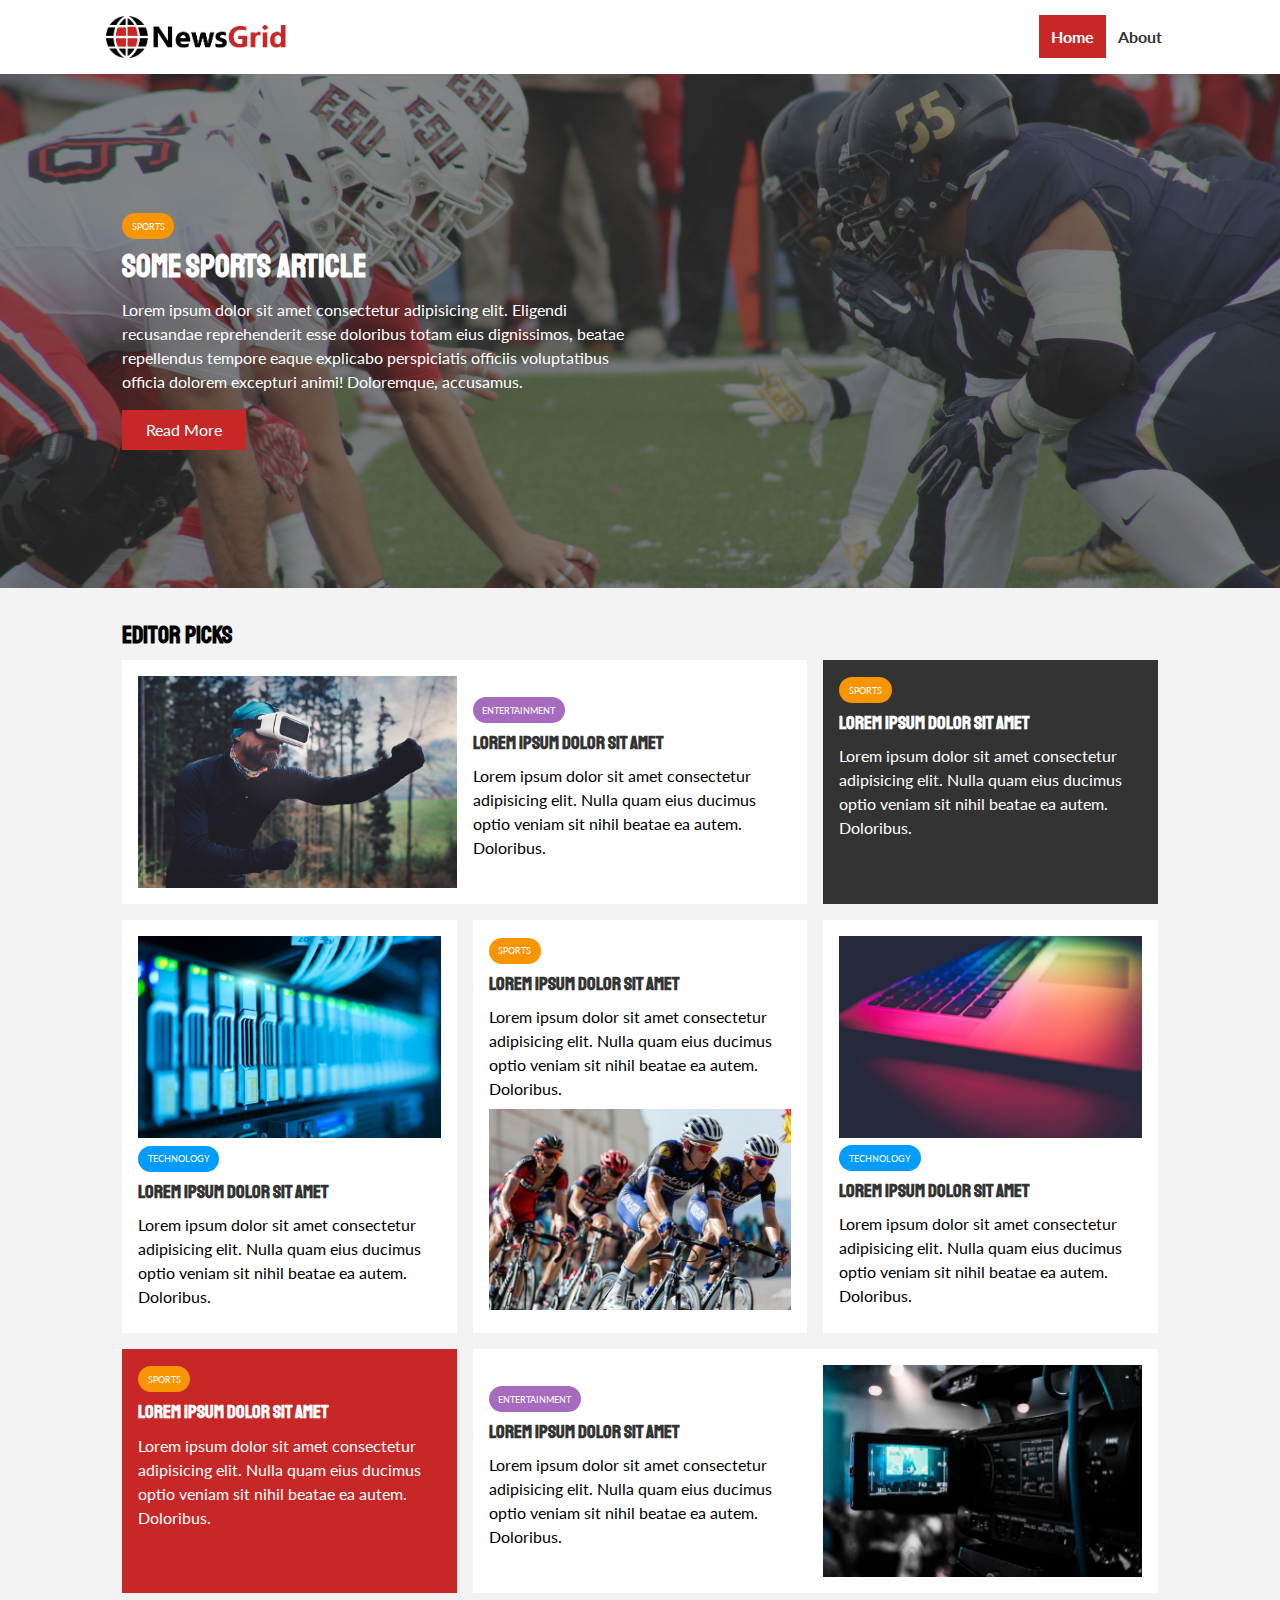
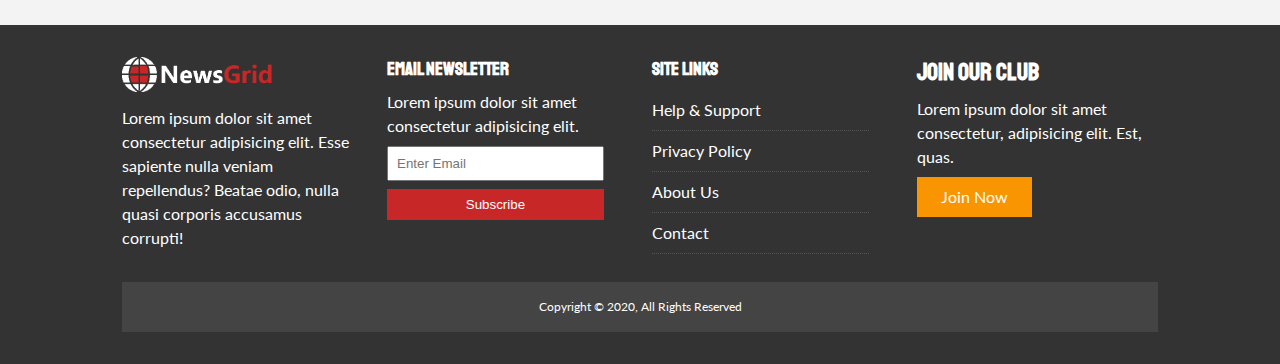
<file: index.html>
<!DOCTYPE html>
<html lang="en">
<head>
  <meta charset="UTF-8">
  <meta name="viewport" content="width=device-width, initial-scale=1.0">
  <link rel="stylesheet" href="https://use.fontawesome.com/releases/v5.6.3/css/all.css" integrity="sha384-UHRtZLI+pbxtHCWp1t77Bi1L4ZtiqrqD80Kn4Z8NTSRyMA2Fd33n5dQ8lWUE00s/" crossorigin="anonymous">
  <link href="https://fonts.googleapis.com/css?family=Lato|Staatliches" rel="stylesheet">
  <link rel="stylesheet" href="css/style.css">
  <link rel="stylesheet" media="screen and (max-width: 768px)" href="css/mobile.css">
  <link rel="shortcut icon" type="image/x-ixon" href="favicon.ico">
  <title>NewsGrid | Latest News</title>
</head>
<body>
  <nav id="main-nav">
    <div class="container">
      <img src="img/logo.png" alt="NewsGrid" class="logo">
      <div class="social">
        <a href="http://facebok.com" target="_blank"><i class="fab fa-facebook fa-2x"></i></a>
        <a href="http://twitter.com" target="_blank"><i class="fab fa-twitter fa-2x"></i></a>
        <a href="http://instagram.com" target="_blank"><i class="fab fa-instagram fa-2x"></i></a>
        <a href="http://youtube.com" target="_blank"><i class="fab fa-youtube fa-2x"></i></a>
      </div>
      <ul>
        <li><a class="current" href="index.html">Home</a></li>
        <li><a href="about.html">About</a></li>
      </ul>
    </div>
  </nav>

  <!-- showcase -->
  <header id="showcase">
    <div class="container">
      <div class="showcase-container">
        <div class="showcase-content">
          <div class="category category-sports">Sports</div>
          <h1>Some Sports Article</h1>
          <p>Lorem ipsum dolor sit amet consectetur adipisicing elit. Eligendi recusandae reprehenderit esse doloribus totam eius dignissimos, beatae repellendus tempore eaque explicabo perspiciatis officiis voluptatibus officia dolorem excepturi animi! Doloremque, accusamus.</p>
          <a href="article.html" class="btn btn-primary">Read More</a>
        </div>
      </div>
    </div>
  </header>

  <!-- Home -->
  <section id="home-articles" class="py-2">
    <div class="container">
        <h2>Editor Picks</h2>
        <div class="articles-container">
          <article class="card">
            <img src="img/articles/ent1.jpg" alt="">
            <div>
              <div class="category category-ent">Entertainment</div>
              <h3>
                <a href="article.html">Lorem ipsum dolor sit amet</a>
              </h3>
              <p>Lorem ipsum dolor sit amet consectetur adipisicing elit. Nulla quam eius ducimus optio veniam sit nihil beatae ea autem. Doloribus.</p>
            </div>
          </article>
          <article class="card bg-dark">
            <div class="category category-sports">Sports</div>
            <h3>
              <a href="article.html">Lorem ipsum dolor sit amet</a>
            </h3>
            <p>Lorem ipsum dolor sit amet consectetur adipisicing elit. Nulla quam eius ducimus optio veniam sit nihil beatae ea autem. Doloribus.</p>
          </article>
          <article class="card">
            <img src="img/articles/tech1.jpg" alt="">
            <div class="category category-tech">Technology</div>
            <h3>
              <a href="article.html">Lorem ipsum dolor sit amet</a>
            </h3>
            <p>Lorem ipsum dolor sit amet consectetur adipisicing elit. Nulla quam eius ducimus optio veniam sit nihil beatae ea autem. Doloribus.</p>
          </article>
          <article class="card">
            <div class="category category-sports">Sports</div>
            <h3>
              <a href="article.html">Lorem ipsum dolor sit amet</a>
            </h3>
            <p>Lorem ipsum dolor sit amet consectetur adipisicing elit. Nulla quam eius ducimus optio veniam sit nihil beatae ea autem. Doloribus.</p>
            <img src="img/articles/sports1.jpg" alt="">
          </article>
          <article class="card">
            <img src="img/articles/tech2.jpg" alt="">
            <div class="category category-tech">Technology</div>
            <h3>
              <a href="article.html">Lorem ipsum dolor sit amet</a>
            </h3>
            <p>Lorem ipsum dolor sit amet consectetur adipisicing elit. Nulla quam eius ducimus optio veniam sit nihil beatae ea autem. Doloribus.</p>
          </article>
          <article class="card bg-primary">
            <div class="category category-sports">Sports</div>
            <h3>
              <a href="article.html">Lorem ipsum dolor sit amet</a>
            </h3>
            <p>Lorem ipsum dolor sit amet consectetur adipisicing elit. Nulla quam eius ducimus optio veniam sit nihil beatae ea autem. Doloribus.</p>
          </article>
          <article class="card">
            <div>
              <div class="category category-ent">Entertainment</div>
              <h3>
                <a href="article.html">Lorem ipsum dolor sit amet</a>
              </h3>
              <p>Lorem ipsum dolor sit amet consectetur adipisicing elit. Nulla quam eius ducimus optio veniam sit nihil beatae ea autem. Doloribus.</p>
            </div>
            <img src="img/articles/ent2.jpg" alt="">
          </article>
        </div>
    </div>
  </section>

  <!-- footer -->
  <div id="main-footer" class="py-2">
    <div class="container footer-container">
      <div>
        <img src="img/logo_light.png" alt="NewsGrid">
        <p>Lorem ipsum dolor sit amet consectetur adipisicing elit. Esse sapiente nulla veniam repellendus? Beatae odio, nulla quasi corporis accusamus corrupti!</p>
      </div>
      <div>
        <h3>Email Newsletter</h3>
        <p>Lorem ipsum dolor sit amet consectetur adipisicing elit.</p>
        <form>
          <input type="email" placeholder="Enter Email">
          <input type="submit" value="Subscribe" class="btn btn-primary">
        </form>
      </div>
      <div>
        <h3>Site Links</h3>
        <ul class="list">
          <li><a href="#">Help & Support</a></li>
          <li><a href="#">Privacy Policy</a></li>
          <li><a href="#">About Us</a></li>
          <li><a href="#">Contact</a></li>
        </ul>
      </div>

      <div>
        <h2>Join Our Club</h2>
        <p>Lorem ipsum dolor sit amet consectetur, adipisicing elit. Est, quas.</p>
        <a href="#" class="btn btn-secondary">Join Now</a>
      </div>
      <div>
        <p>
          Copyright &copy; 2020, All Rights Reserved
        </p>
      </div>

    </div>
  </div>
</body>
</html>
</file>
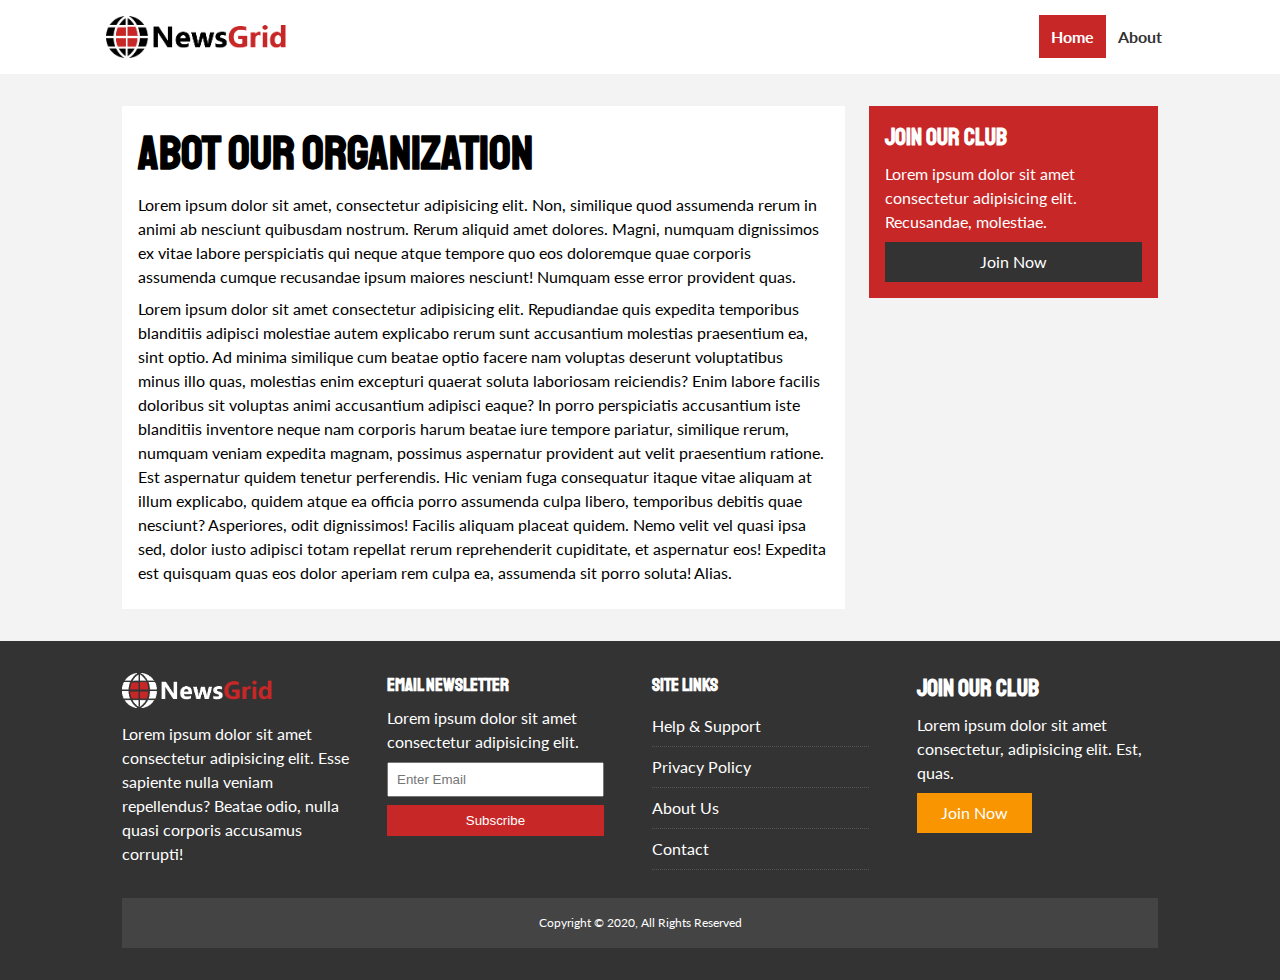
<file: about.html>
<!DOCTYPE html>
<html lang="en">
<head>
  <meta charset="UTF-8">
  <meta name="viewport" content="width=device-width, initial-scale=1.0">
  <link rel="stylesheet" href="https://use.fontawesome.com/releases/v5.6.3/css/all.css" integrity="sha384-UHRtZLI+pbxtHCWp1t77Bi1L4ZtiqrqD80Kn4Z8NTSRyMA2Fd33n5dQ8lWUE00s/" crossorigin="anonymous">
  <link href="https://fonts.googleapis.com/css?family=Lato|Staatliches" rel="stylesheet">
  <link rel="stylesheet" href="css/style.css">
  <link rel="stylesheet" media="screen and (max-width: 768px)" href="css/mobile.css">
  <link rel="shortcut icon" type="image/x-ixon" href="favicon.ico">
  <title>NewsGrid | About</title>
</head>
<body>
  <nav id="main-nav">
    <div class="container">
      <img src="img/logo.png" alt="NewsGrid" class="logo">
      <div class="social">
        <a href="http://facebok.com" target="_blank"><i class="fab fa-facebook fa-2x"></i></a>
        <a href="http://twitter.com" target="_blank"><i class="fab fa-twitter fa-2x"></i></a>
        <a href="http://instagram.com" target="_blank"><i class="fab fa-instagram fa-2x"></i></a>
        <a href="http://youtube.com" target="_blank"><i class="fab fa-youtube fa-2x"></i></a>
      </div>
      <ul>
        <li><a class="current" href="index.html">Home</a></li>
        <li><a href="about.html">About</a></li>
      </ul>
    </div>
  </nav>

 <section id="about">
   <div class="container">
     <div class="page-container">
       <article class="card">
         <h1 class="l-heading">Abot Our Organization</h1>
         <p>Lorem ipsum dolor sit amet, consectetur adipisicing elit. Non, similique quod assumenda rerum in animi ab nesciunt quibusdam nostrum. Rerum aliquid amet dolores. Magni, numquam dignissimos ex vitae labore perspiciatis qui neque atque tempore quo eos doloremque quae corporis assumenda cumque recusandae ipsum maiores nesciunt! Numquam esse error provident quas.</p>
         <p>Lorem ipsum dolor sit amet consectetur adipisicing elit. Repudiandae quis expedita temporibus blanditiis adipisci molestiae autem explicabo rerum sunt accusantium molestias praesentium ea, sint optio. Ad minima similique cum beatae optio facere nam voluptas deserunt voluptatibus minus illo quas, molestias enim excepturi quaerat soluta laboriosam reiciendis? Enim labore facilis doloribus sit voluptas animi accusantium adipisci eaque? In porro perspiciatis accusantium iste blanditiis inventore neque nam corporis harum beatae iure tempore pariatur, similique rerum, numquam veniam expedita magnam, possimus aspernatur provident aut velit praesentium ratione. Est aspernatur quidem tenetur perferendis. Hic veniam fuga consequatur itaque vitae aliquam at illum explicabo, quidem atque ea officia porro assumenda culpa libero, temporibus debitis quae nesciunt? Asperiores, odit dignissimos! Facilis aliquam placeat quidem. Nemo velit vel quasi ipsa sed, dolor iusto adipisci totam repellat rerum reprehenderit cupiditate, et aspernatur eos! Expedita est quisquam quas eos dolor aperiam rem culpa ea, assumenda sit porro soluta! Alias.</p>
       </article>
       <aside class="card bg-primary">
        <h2>Join Our Club</h2>
        <p>Lorem ipsum dolor sit amet consectetur adipisicing elit. Recusandae, molestiae.</p>
        <a href="#" class="btn btn-dark btn-block">Join Now</a>
       </aside>
     </div>
   </div>
 </section>

  <!-- footer -->
  <div id="main-footer" class="py-2">
    <div class="container footer-container">
      <div>
        <img src="img/logo_light.png" alt="NewsGrid">
        <p>Lorem ipsum dolor sit amet consectetur adipisicing elit. Esse sapiente nulla veniam repellendus? Beatae odio, nulla quasi corporis accusamus corrupti!</p>
      </div>
      <div>
        <h3>Email Newsletter</h3>
        <p>Lorem ipsum dolor sit amet consectetur adipisicing elit.</p>
        <form>
          <input type="email" placeholder="Enter Email">
          <input type="submit" value="Subscribe" class="btn btn-primary">
        </form>
      </div>
      <div>
        <h3>Site Links</h3>
        <ul class="list">
          <li><a href="#">Help & Support</a></li>
          <li><a href="#">Privacy Policy</a></li>
          <li><a href="#">About Us</a></li>
          <li><a href="#">Contact</a></li>
        </ul>
      </div>

      <div>
        <h2>Join Our Club</h2>
        <p>Lorem ipsum dolor sit amet consectetur, adipisicing elit. Est, quas.</p>
        <a href="#" class="btn btn-secondary">Join Now</a>
      </div>
      <div>
        <p>
          Copyright &copy; 2020, All Rights Reserved
        </p>
      </div>

    </div>
  </div>
</body>
</html>
</file>
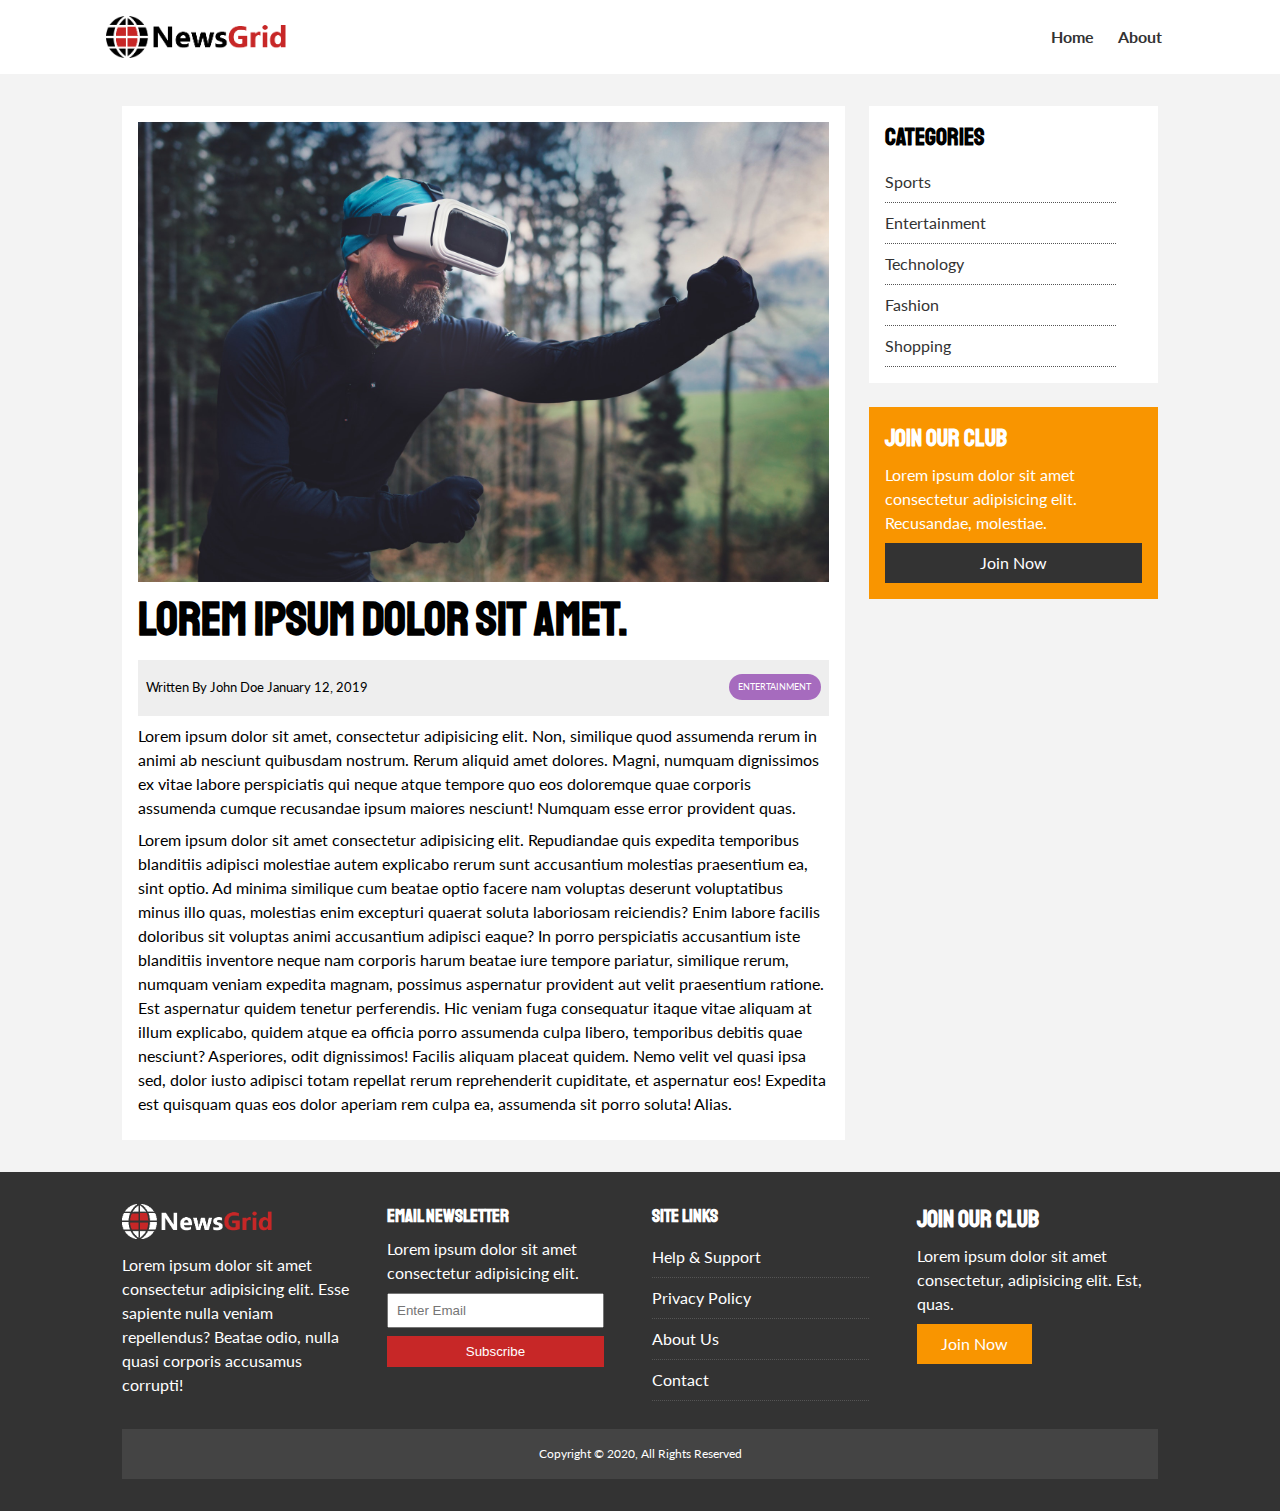
<file: article.html>
<!DOCTYPE html>
<html lang="en">
<head>
  <meta charset="UTF-8">
  <meta name="viewport" content="width=device-width, initial-scale=1.0">
  <link rel="stylesheet" href="https://use.fontawesome.com/releases/v5.6.3/css/all.css" integrity="sha384-UHRtZLI+pbxtHCWp1t77Bi1L4ZtiqrqD80Kn4Z8NTSRyMA2Fd33n5dQ8lWUE00s/" crossorigin="anonymous">
  <link href="https://fonts.googleapis.com/css?family=Lato|Staatliches" rel="stylesheet">
  <link rel="stylesheet" href="css/style.css">
  <link rel="stylesheet" media="screen and (max-width: 768px)" href="css/mobile.css">
  <link rel="shortcut icon" type="image/x-ixon" href="favicon.ico">
  <title>NewsGrid | Latest News</title>
</head>
<body>
  <nav id="main-nav">
    <div class="container">
      <img src="img/logo.png" alt="NewsGrid" class="logo">
      <div class="social">
        <a href="http://facebok.com" target="_blank"><i class="fab fa-facebook fa-2x"></i></a>
        <a href="http://twitter.com" target="_blank"><i class="fab fa-twitter fa-2x"></i></a>
        <a href="http://instagram.com" target="_blank"><i class="fab fa-instagram fa-2x"></i></a>
        <a href="http://youtube.com" target="_blank"><i class="fab fa-youtube fa-2x"></i></a>
      </div>
      <ul>
        <li><a href="index.html">Home</a></li>
        <li><a href="about.html">About</a></li>
      </ul>
    </div>
  </nav>

 <section id="article">
   <div class="container">
     <div class="page-container">
       <article class="card">
         <img src="img/articles/ent1.jpg" alt="">
         <h1 class="l-heading">Lorem ipsum dolor sit amet.</h1>
         <div class="meta">
           <small>
             <i class="fas fa-user"></i> Written By John Doe January 12, 2019
           </small>
           <div class="category category-ent">Entertainment</div>
         </div>
         <p>Lorem ipsum dolor sit amet, consectetur adipisicing elit. Non, similique quod assumenda rerum in animi ab nesciunt quibusdam nostrum. Rerum aliquid amet dolores. Magni, numquam dignissimos ex vitae labore perspiciatis qui neque atque tempore quo eos doloremque quae corporis assumenda cumque recusandae ipsum maiores nesciunt! Numquam esse error provident quas.</p>
         <p>Lorem ipsum dolor sit amet consectetur adipisicing elit. Repudiandae quis expedita temporibus blanditiis adipisci molestiae autem explicabo rerum sunt accusantium molestias praesentium ea, sint optio. Ad minima similique cum beatae optio facere nam voluptas deserunt voluptatibus minus illo quas, molestias enim excepturi quaerat soluta laboriosam reiciendis? Enim labore facilis doloribus sit voluptas animi accusantium adipisci eaque? In porro perspiciatis accusantium iste blanditiis inventore neque nam corporis harum beatae iure tempore pariatur, similique rerum, numquam veniam expedita magnam, possimus aspernatur provident aut velit praesentium ratione. Est aspernatur quidem tenetur perferendis. Hic veniam fuga consequatur itaque vitae aliquam at illum explicabo, quidem atque ea officia porro assumenda culpa libero, temporibus debitis quae nesciunt? Asperiores, odit dignissimos! Facilis aliquam placeat quidem. Nemo velit vel quasi ipsa sed, dolor iusto adipisci totam repellat rerum reprehenderit cupiditate, et aspernatur eos! Expedita est quisquam quas eos dolor aperiam rem culpa ea, assumenda sit porro soluta! Alias.</p>
       </article>

       <aside id="categories" class="card">
        <h2>Categories</h2>
        <ul class="list">
          <li><a href="#"><i class="fas fa-chevron-right"></i> Sports</a></li>
          <li><a href="#"><i class="fas fa-chevron-right"></i> Entertainment</a></li>
          <li><a href="#"><i class="fas fa-chevron-right"></i> Technology</a></li>
          <li><a href="#"><i class="fas fa-chevron-right"></i> Fashion</a></li>
          <li><a href="#"><i class="fas fa-chevron-right"></i> Shopping</a></li>
        </ul>
      </aside>

       <aside class="card bg-secondary">
        <h2>Join Our Club</h2>
        <p>Lorem ipsum dolor sit amet consectetur adipisicing elit. Recusandae, molestiae.</p>
        <a href="#" class="btn btn-dark btn-block">Join Now</a>
       </aside>
     </div>
   </div>
 </section>

  <!-- footer -->
  <div id="main-footer" class="py-2">
    <div class="container footer-container">
      <div>
        <img src="img/logo_light.png" alt="NewsGrid">
        <p>Lorem ipsum dolor sit amet consectetur adipisicing elit. Esse sapiente nulla veniam repellendus? Beatae odio, nulla quasi corporis accusamus corrupti!</p>
      </div>
      <div>
        <h3>Email Newsletter</h3>
        <p>Lorem ipsum dolor sit amet consectetur adipisicing elit.</p>
        <form>
          <input type="email" placeholder="Enter Email">
          <input type="submit" value="Subscribe" class="btn btn-primary">
        </form>
      </div>
      <div>
        <h3>Site Links</h3>
        <ul class="list">
          <li><a href="#">Help & Support</a></li>
          <li><a href="#">Privacy Policy</a></li>
          <li><a href="#">About Us</a></li>
          <li><a href="#">Contact</a></li>
        </ul>
      </div>

      <div>
        <h2>Join Our Club</h2>
        <p>Lorem ipsum dolor sit amet consectetur, adipisicing elit. Est, quas.</p>
        <a href="#" class="btn btn-secondary">Join Now</a>
      </div>
      <div>
        <p>
          Copyright &copy; 2020, All Rights Reserved
        </p>
      </div>

    </div>
  </div>
</body>
</html>
</file>
<file: css/style.css>
:root {
  --primary-color: #c72727;
  --secondary-color: #f99500;
  --light-color: #f3f3f3;
  --dark-color: #333;
  --max-width: 1100px;
}

.category {
  --sports-color: #f99500;
  --ent-color: #a66bbe;
  --tech-color: #009cff;
}

* {
  margin: 0;
  padding: 0;
  box-sizing: border-box;
}

body {
  font-family: 'Lato', sans-serif;
  line-height: 1.5;
  background: var(--light-color);
}

a {
  color: #333;
  text-decoration: none;
}

ul {
  list-style: none;
}

p {
  margin: .5rem 0;
}
img {
  width: 100%;
}

h1, h2, h3, h4, h5, h6 {
  font-family: 'Staatliches',cursive;
  margin-bottom: .55rem;
  line-height: 1.3;

}

/* Utility */
.container {
  max-width: var(--max-width);
  margin: auto;
  padding: 0 2rem;
  overflow: hidden;
}

.category {
  display: inline-block;
  color: #fff;
  font-size: 0.55rem;
  text-transform: uppercase;
  padding: 0.4rem 0.6rem;
  border-radius: 15px;
  margin-bottom: 0.5rem;
}

.category-sports { background: var(--sports-color) }
.category-ent { background: var(--ent-color) }
.category-tech { background: var(--tech-color) }

.btn {
  display: inline-block;
  border: none;
  background: var(--dark-color);
  color: #fff;
  padding: 0.5rem 1.5rem;
}

.btn-light { background: var(--light-color) }
.btn-primary { background: var(--primary-color) }
.btn-secondary { background: var(--secondary-color) }

.btn-block {
  display: block;
  width: 100%;
  text-align: center;
}

.btn:hover {
  opacity: 0.9;
}

.list li {
  padding: .5rem 0;
  border-bottom: #555 dotted 1px;
  width: 90%;
}

.list li a:hover {
  color: var(--primary-color) !important;
}

/* Inner Page grid Container */
.page-container {
  display: grid;
  grid-template-columns: 5fr 2fr;
  margin: 2rem 0;
  grid-gap: 1.5rem;
}

.page-container > *:first-child {
  grid-row: 1 / span 3;
}
/* Navigation */
#main-nav {
  background: #fff;
  position: sticky;
  top: 0;
  z-index: 2;
}

#main-nav .container {
  display: grid;
  grid-template-columns: 6fr 3fr 2fr;
  padding: 1rem;
  align-items:center;
}

#main-nav .logo {
  width: 180px;
}

#main-nav ul {
  justify-self: end;
  display: flex;
}

#main-nav ul li a {
  padding: 0.75rem;
  font-weight: bold;
}

#main-nav ul li a.current {
  background: var(--primary-color);
  color: #fff;
}

#main-nav ul li a:hover {
  background: var(--light-color);
  color: var(--dark-color);
}

#main-nav .social {
  justify-self: center;
}

#main-nav .social i {
  color: #777;
  margin-right: .5rem;
}

.category {
  display: inline-block;
  color: #fff;
  font-size: 0.55rem;
  text-transform: uppercase;
  padding: 0.4rem 0.6rem;
  border-radius: 15px;
  margin-bottom: 0.5rem;
}

.category-sports {background:var(--sports-color);}
.category-ent {background:var(--ent-color);}
.category-tech {background:var(--tech-color);}

.btn {
  display: inline-block;
  border:none;
  background: var(--dark-color);
  color: #fff;
  padding: 0.5rem 1.5rem;
}

.btn-light { background: var(--light-color) }
.btn-primary { background: var(--primary-color) }
.btn-secondary { background: var(--secondary-color) }

.btn-block {
  display: block;
  width: 100%;
  text-align: center;
}

.btn:hover {
  opacity: 0.9;
}

.card {
  background: #fff;
  padding: 1rem;
}

.bg-dark {
  background: var(--dark-color);
  color: #fff;
}
.bg-primary {
  background: var(--primary-color);
  color: #fff;
}
.bg-secondary {
  background: var(--secondary-color);
  color: #fff;
}

.bg-dark h1,
.bg-dark h2,
.bg-dark h3,
.bg-dark a,
.bg-primary h1,
.bg-primary h2,
.bg-primary h3,
.bg-primary a,
.bg-secondary h1,
.bg-secondary h2,
.bg-secondary h3,
.bg-secondary a {
  color: #fff;
}

.py-1 { padding: 1.5rem 0}
.py-2 { padding: 2rem 0}
.py-3 { padding: 3rem 0}
.p-1 {padding: 1.5rem }
.p-2 {padding: 2rem}
.p-3 {padding: 3rem}

.l-heading {
  font-size: 3rem;
}

/* showcase */
#showcase {
  color: #fff;
  background: #333;
  padding: 2rem;
  position: relative;
}

#showcase:before {
  content: '';
  background: url('../img/featured.jpg') no-repeat center center/cover;
  position: absolute;
  top: 0;
  left: 0;
  width: 100%;
  height: 100%;
  opacity: 0.4;
}

#showcase .showcase-container {
  display:grid;
  grid-template-columns: repeat(2, 1fr);
  justify-content: center;
  align-items: center;
  height: 50vh;
}

#showcase .showcase-content {
  z-index: 1;
}

#showcase .showcase-content p {
  margin-bottom: 1rem;
}

/* Home Articles */
#home-articles .articles-container {
  display: grid;
  grid-template-columns: repeat(3, 1fr);
  grid-gap: 1rem;
}

#home-articles .articles-container > *:first-child,
#home-articles .articles-container > *:last-child  {
  display: grid;
  grid-template-columns: repeat(2, 1fr);
  grid-gap: 1rem;
  align-items: center;
  grid-column: 1 /span 2;
}

#home-articles .articles-container > *:last-child{
  grid-column: 2 / span 2;
}

#article .meta {
  display: flex;
  justify-content: space-between;
  align-items: center;
  background: #eee;
  padding: 0.5rem;
}

#article .meta .category {
  margin-top: 0.4rem;
}

/* footer */
#main-footer {
  background: var(--dark-color);
  color: #fff;
}

#main-footer img {
  width: 150px;
}

#main-footer a {
  color: #fff;
}

#main-footer .footer-container {
  display: grid;
  grid-template-columns: repeat(4, 1fr);
  grid-gap: 1.5rem;
}

#main-footer .footer-container >*:last-child{
  background: #444;
  grid-column: 1 / span 4;
  padding: .5rem;
  text-align: center;
  font-size: 0.75rem;
}

#main-footer .footer-container input[type='email'] {
  width: 90%;
  padding: 0.5rem;
  margin-bottom: 0.5rem;
}

#main-footer .footer-container input[type='submit']{
  width: 90%;
}
</file>
<file: css/mobile.css>
/* Navigation */
#main-nav .social {
  display: none;
}

#main-nav .container {
  grid-template-columns: 1fr;
  grid-gap: 1.2rem;
}

#main-nav ul,
#main-nav .logo {
  justify-self: center;
}

#main-nav ul li a {
  padding: 0.50rem;
}

#home-articles .articles-container {
  grid-template-columns: repeat(2, 1fr);
}

#home-articles .articles-container > *:first-child,
#home-articles .articles-container > *:last-child {
  grid-template-columns: 1fr;
  grid-column: 1;
}

@media(max-width: 600px){
  /* stack grid items */
  #showcase .showcase-container,
  #home-articles .articles-container,
  #main-footer .footer-container {
    grid-template-columns: 1fr;
  }

  #main-footer .footer-container >
  *:last-child {
    grid-column: 1; 
  }

  #main-footer .footer-container > *:first-child,
  #main-footer .footer-container > *:nth-child(2){
    border-bottom: #444 dotted 1px;
    padding-bottom: 1rem;
  }

  .page-container {
    grid-template-columns: 1fr;
    text-align: center;
  }

  .page-container > *:first-child {
    grid-row: 1;
  }

  .l-heading {
    font-size: 2rem;
  }
}
</file>
